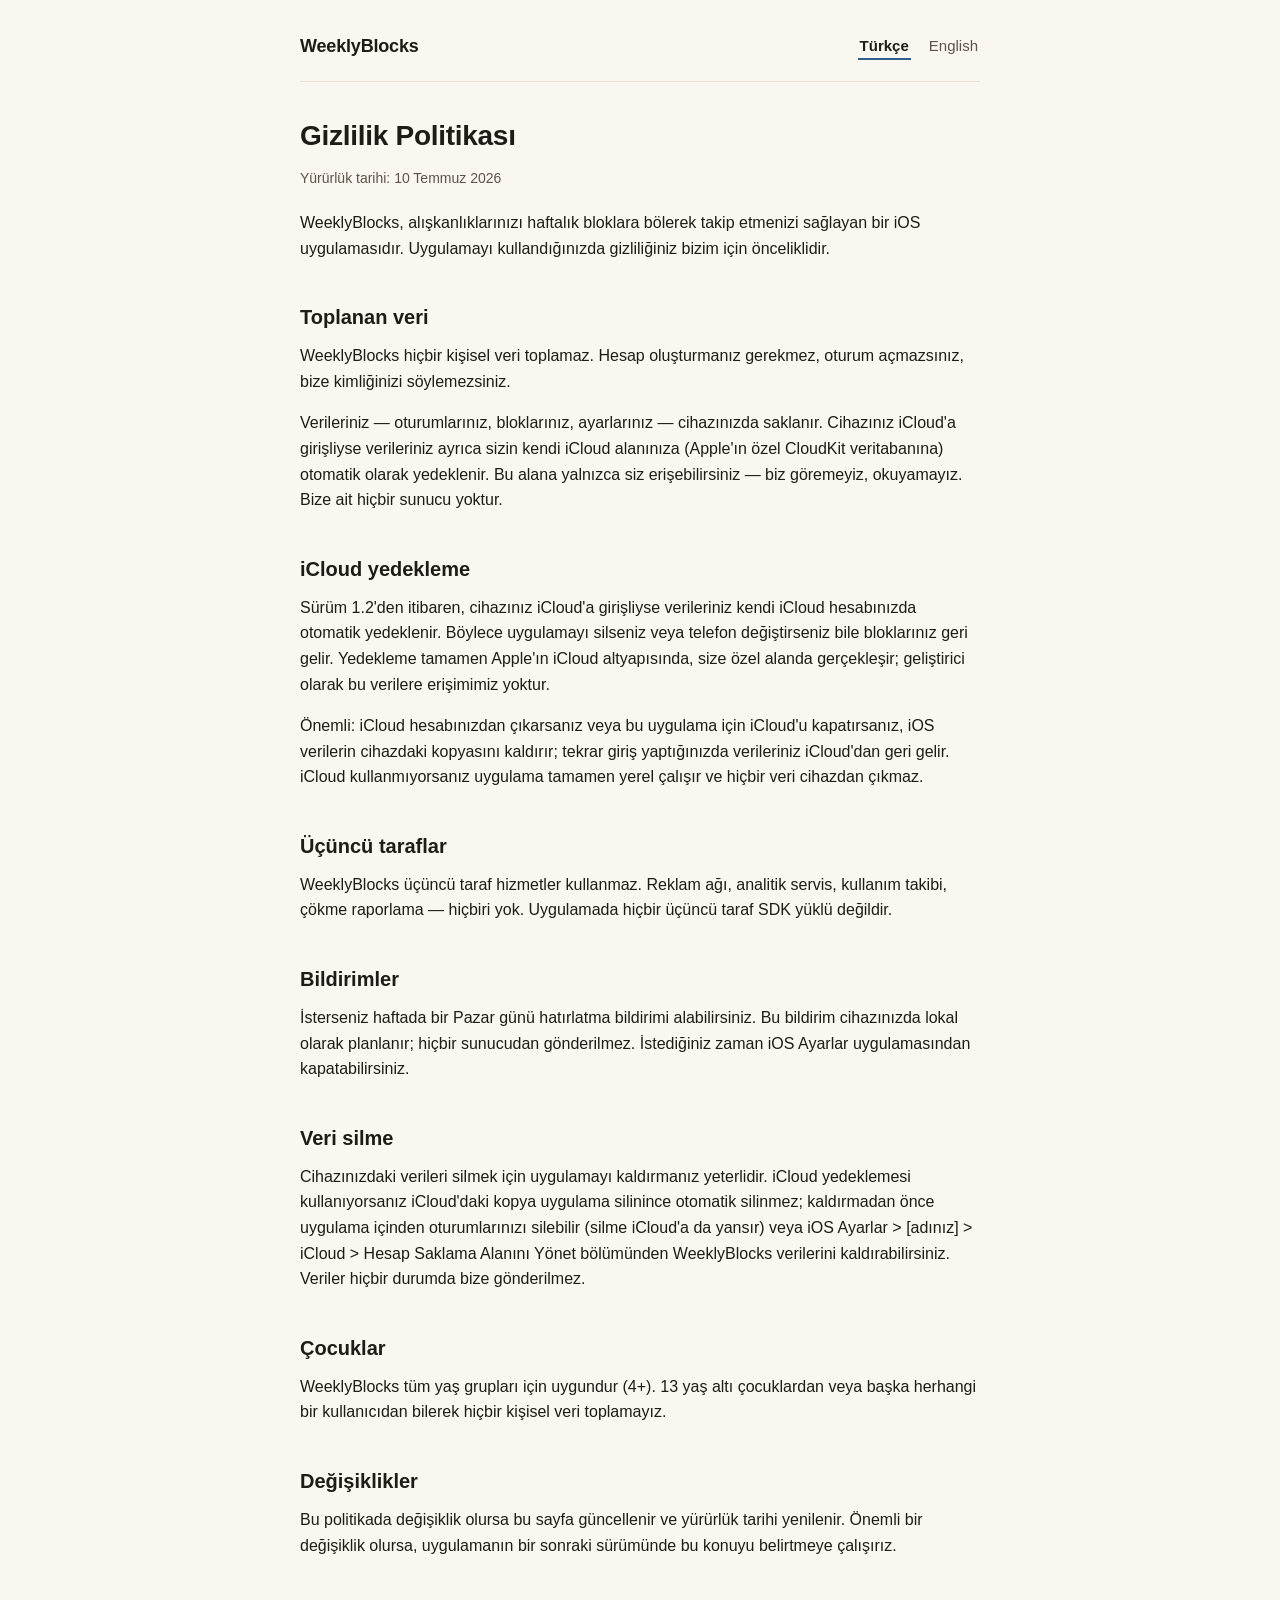
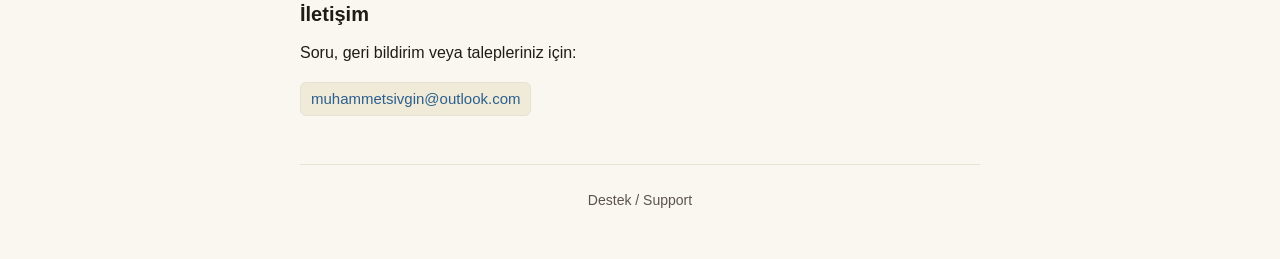
<file: index.html>
<!DOCTYPE html>
<html lang="en">
<head>
  <meta charset="UTF-8">
  <meta http-equiv="refresh" content="0; url=privacy.html">
  <title>WeeklyBlocks</title>
</head>
<body>
  <p>Redirecting to <a href="privacy.html">privacy.html</a>…</p>
</body>
</html>
</file>
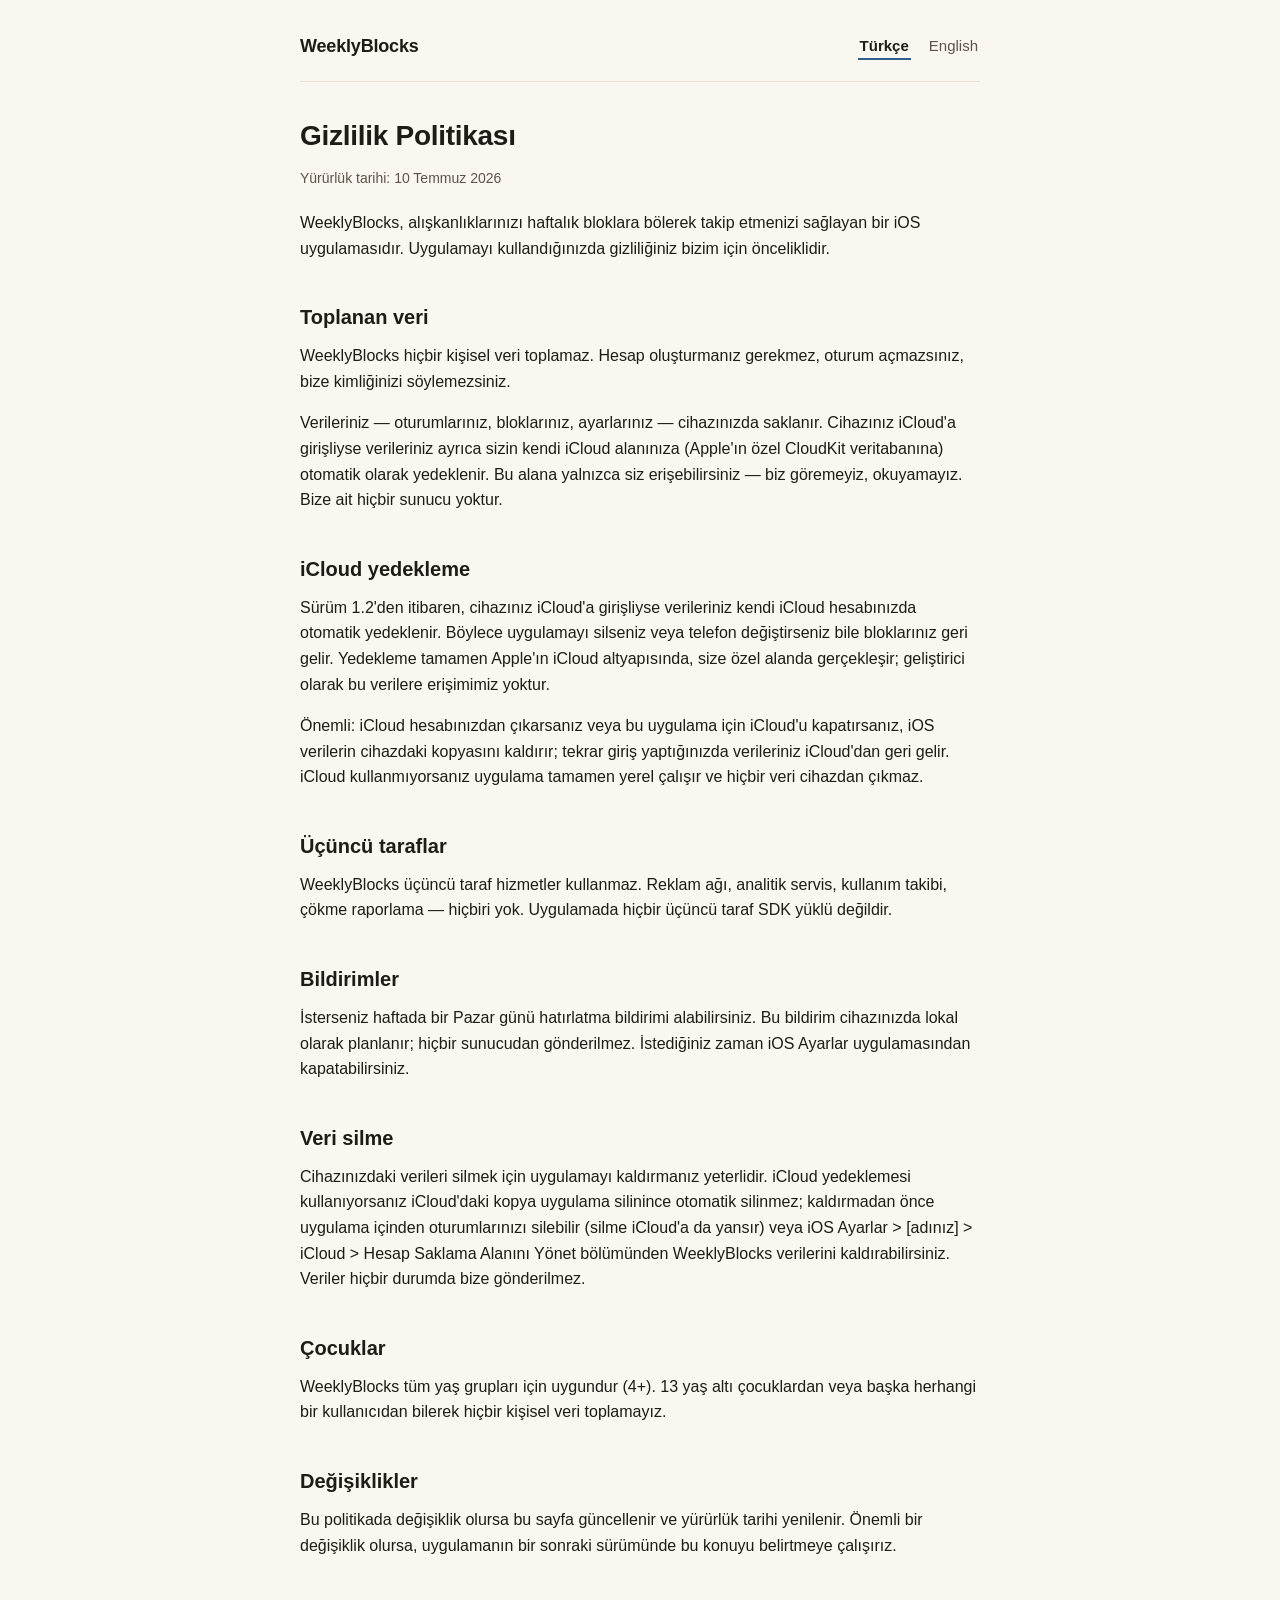
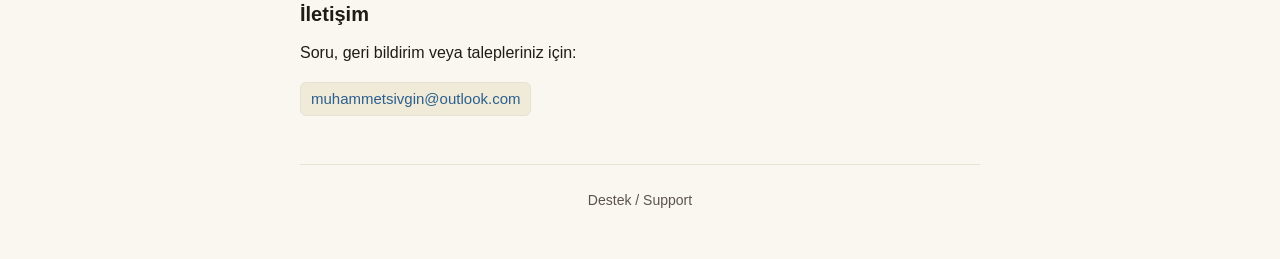
<file: privacy.html>
<!DOCTYPE html>
<html lang="tr">
<head>
  <meta charset="UTF-8">
  <meta name="viewport" content="width=device-width, initial-scale=1">
  <title>Gizlilik Politikası — WeeklyBlocks</title>
  <meta name="description" content="WeeklyBlocks iOS uygulamasının gizlilik politikası. Veri toplamıyoruz, hesap istemiyoruz; verileriniz cihazınızda ve kendi iCloud'unuzda kalır.">
  <link rel="stylesheet" href="styles.css">
</head>
<body>
  <header>
    <div class="wordmark">WeeklyBlocks</div>
    <div class="tabs" role="tablist" aria-label="Dil / Language">
      <button id="tab-tr" role="tab" aria-selected="true" aria-controls="panel-tr" class="tab active">Türkçe</button>
      <button id="tab-en" role="tab" aria-selected="false" aria-controls="panel-en" class="tab">English</button>
    </div>
  </header>

  <main>
    <div id="panel-tr" role="tabpanel" aria-labelledby="tab-tr">
      <h1>Gizlilik Politikası</h1>
      <p class="effective-date">Yürürlük tarihi: 10 Temmuz 2026</p>

      <p>WeeklyBlocks, alışkanlıklarınızı haftalık bloklara bölerek takip etmenizi sağlayan bir iOS uygulamasıdır. Uygulamayı kullandığınızda gizliliğiniz bizim için önceliklidir.</p>

      <h2>Toplanan veri</h2>
      <p>WeeklyBlocks hiçbir kişisel veri toplamaz. Hesap oluşturmanız gerekmez, oturum açmazsınız, bize kimliğinizi söylemezsiniz.</p>
      <p>Verileriniz — oturumlarınız, bloklarınız, ayarlarınız — cihazınızda saklanır. Cihazınız iCloud'a girişliyse verileriniz ayrıca sizin kendi iCloud alanınıza (Apple'ın özel CloudKit veritabanına) otomatik olarak yedeklenir. Bu alana yalnızca siz erişebilirsiniz — biz göremeyiz, okuyamayız. Bize ait hiçbir sunucu yoktur.</p>

      <h2>iCloud yedekleme</h2>
      <p>Sürüm 1.2'den itibaren, cihazınız iCloud'a girişliyse verileriniz kendi iCloud hesabınızda otomatik yedeklenir. Böylece uygulamayı silseniz veya telefon değiştirseniz bile bloklarınız geri gelir. Yedekleme tamamen Apple'ın iCloud altyapısında, size özel alanda gerçekleşir; geliştirici olarak bu verilere erişimimiz yoktur.</p>
      <p>Önemli: iCloud hesabınızdan çıkarsanız veya bu uygulama için iCloud'u kapatırsanız, iOS verilerin cihazdaki kopyasını kaldırır; tekrar giriş yaptığınızda verileriniz iCloud'dan geri gelir. iCloud kullanmıyorsanız uygulama tamamen yerel çalışır ve hiçbir veri cihazdan çıkmaz.</p>

      <h2>Üçüncü taraflar</h2>
      <p>WeeklyBlocks üçüncü taraf hizmetler kullanmaz. Reklam ağı, analitik servis, kullanım takibi, çökme raporlama — hiçbiri yok. Uygulamada hiçbir üçüncü taraf SDK yüklü değildir.</p>

      <h2>Bildirimler</h2>
      <p>İsterseniz haftada bir Pazar günü hatırlatma bildirimi alabilirsiniz. Bu bildirim cihazınızda lokal olarak planlanır; hiçbir sunucudan gönderilmez. İstediğiniz zaman iOS Ayarlar uygulamasından kapatabilirsiniz.</p>

      <h2>Veri silme</h2>
      <p>Cihazınızdaki verileri silmek için uygulamayı kaldırmanız yeterlidir. iCloud yedeklemesi kullanıyorsanız iCloud'daki kopya uygulama silinince otomatik silinmez; kaldırmadan önce uygulama içinden oturumlarınızı silebilir (silme iCloud'a da yansır) veya iOS Ayarlar &gt; [adınız] &gt; iCloud &gt; Hesap Saklama Alanını Yönet bölümünden WeeklyBlocks verilerini kaldırabilirsiniz. Veriler hiçbir durumda bize gönderilmez.</p>

      <h2>Çocuklar</h2>
      <p>WeeklyBlocks tüm yaş grupları için uygundur (4+). 13 yaş altı çocuklardan veya başka herhangi bir kullanıcıdan bilerek hiçbir kişisel veri toplamayız.</p>

      <h2>Değişiklikler</h2>
      <p>Bu politikada değişiklik olursa bu sayfa güncellenir ve yürürlük tarihi yenilenir. Önemli bir değişiklik olursa, uygulamanın bir sonraki sürümünde bu konuyu belirtmeye çalışırız.</p>

      <h2>İletişim</h2>
      <p>Soru, geri bildirim veya talepleriniz için:</p>
      <p><span class="email-pill"><a href="mailto:muhammetsivgin@outlook.com">muhammetsivgin@outlook.com</a></span></p>
    </div>

    <div id="panel-en" role="tabpanel" aria-labelledby="tab-en" hidden aria-hidden="true">
      <h1>Privacy Policy</h1>
      <p class="effective-date">Effective date: July 10, 2026</p>

      <p>WeeklyBlocks is an iOS app that helps you track habits by breaking them into weekly blocks. Your privacy is our priority.</p>

      <h2>Data we collect</h2>
      <p>WeeklyBlocks collects no personal data. You don't create an account, you don't sign in, you never tell us who you are.</p>
      <p>Your data — your sessions, your blocks, your settings — is stored on your device. If your device is signed in to iCloud, your data is also backed up automatically to your own iCloud space (Apple's private CloudKit database). Only you can access that space — we cannot see or read it. We operate no servers of our own.</p>

      <h2>iCloud backup</h2>
      <p>Starting with version 1.2, if your device is signed in to iCloud, your data is backed up automatically to your own iCloud account. Delete the app or switch iPhones and your blocks come back. The backup lives entirely on Apple's iCloud infrastructure, in space private to you; as the developer we have no access to it.</p>
      <p>Important: if you sign out of iCloud, or turn iCloud off for this app, iOS removes the on-device copy of the data; it returns from iCloud when you sign back in. If you don't use iCloud, the app runs fully locally and no data ever leaves the device.</p>

      <h2>Third parties</h2>
      <p>WeeklyBlocks uses no third-party services. No ad networks, no analytics, no usage tracking, no crash reporting. There are no third-party SDKs embedded in the app.</p>

      <h2>Notifications</h2>
      <p>If you opt in, you can receive an optional weekly reminder every Sunday. This notification is scheduled locally on your device; it is never sent from a server. You can turn it off any time from the iOS Settings app.</p>

      <h2>Data deletion</h2>
      <p>To delete the data on your device, uninstall the app. If you use iCloud backup, the iCloud copy is not deleted automatically with the app; before uninstalling, you can delete your sessions in-app (deletions sync to iCloud), or remove the WeeklyBlocks data from iOS Settings &gt; [your name] &gt; iCloud &gt; Manage Account Storage. In no case is any data ever sent to us.</p>

      <h2>Children</h2>
      <p>WeeklyBlocks is suitable for all ages (4+). We do not knowingly collect any personal data from children under 13 or from any other user.</p>

      <h2>Changes</h2>
      <p>If this policy changes, this page will be updated and the effective date will be revised. For material changes, we'll try to note them in the next release of the app.</p>

      <h2>Contact</h2>
      <p>For questions, feedback, or requests:</p>
      <p><span class="email-pill"><a href="mailto:muhammetsivgin@outlook.com">muhammetsivgin@outlook.com</a></span></p>
    </div>
  </main>

  <footer>
    <p><a href="support.html">Destek / Support</a></p>
  </footer>

  <script>
    (function () {
      var tabs = document.querySelectorAll('[role="tab"]');
      tabs.forEach(function (tab) {
        tab.addEventListener('click', function () {
          var targetId = tab.getAttribute('aria-controls');
          tabs.forEach(function (t) {
            var isActive = t === tab;
            t.setAttribute('aria-selected', isActive ? 'true' : 'false');
            t.classList.toggle('active', isActive);
            var panel = document.getElementById(t.getAttribute('aria-controls'));
            if (isActive) {
              panel.removeAttribute('hidden');
              panel.setAttribute('aria-hidden', 'false');
            } else {
              panel.setAttribute('hidden', '');
              panel.setAttribute('aria-hidden', 'true');
            }
          });
          document.documentElement.lang = (targetId === 'panel-tr') ? 'tr' : 'en';
        });
      });
    })();
  </script>
</body>
</html>
</file>
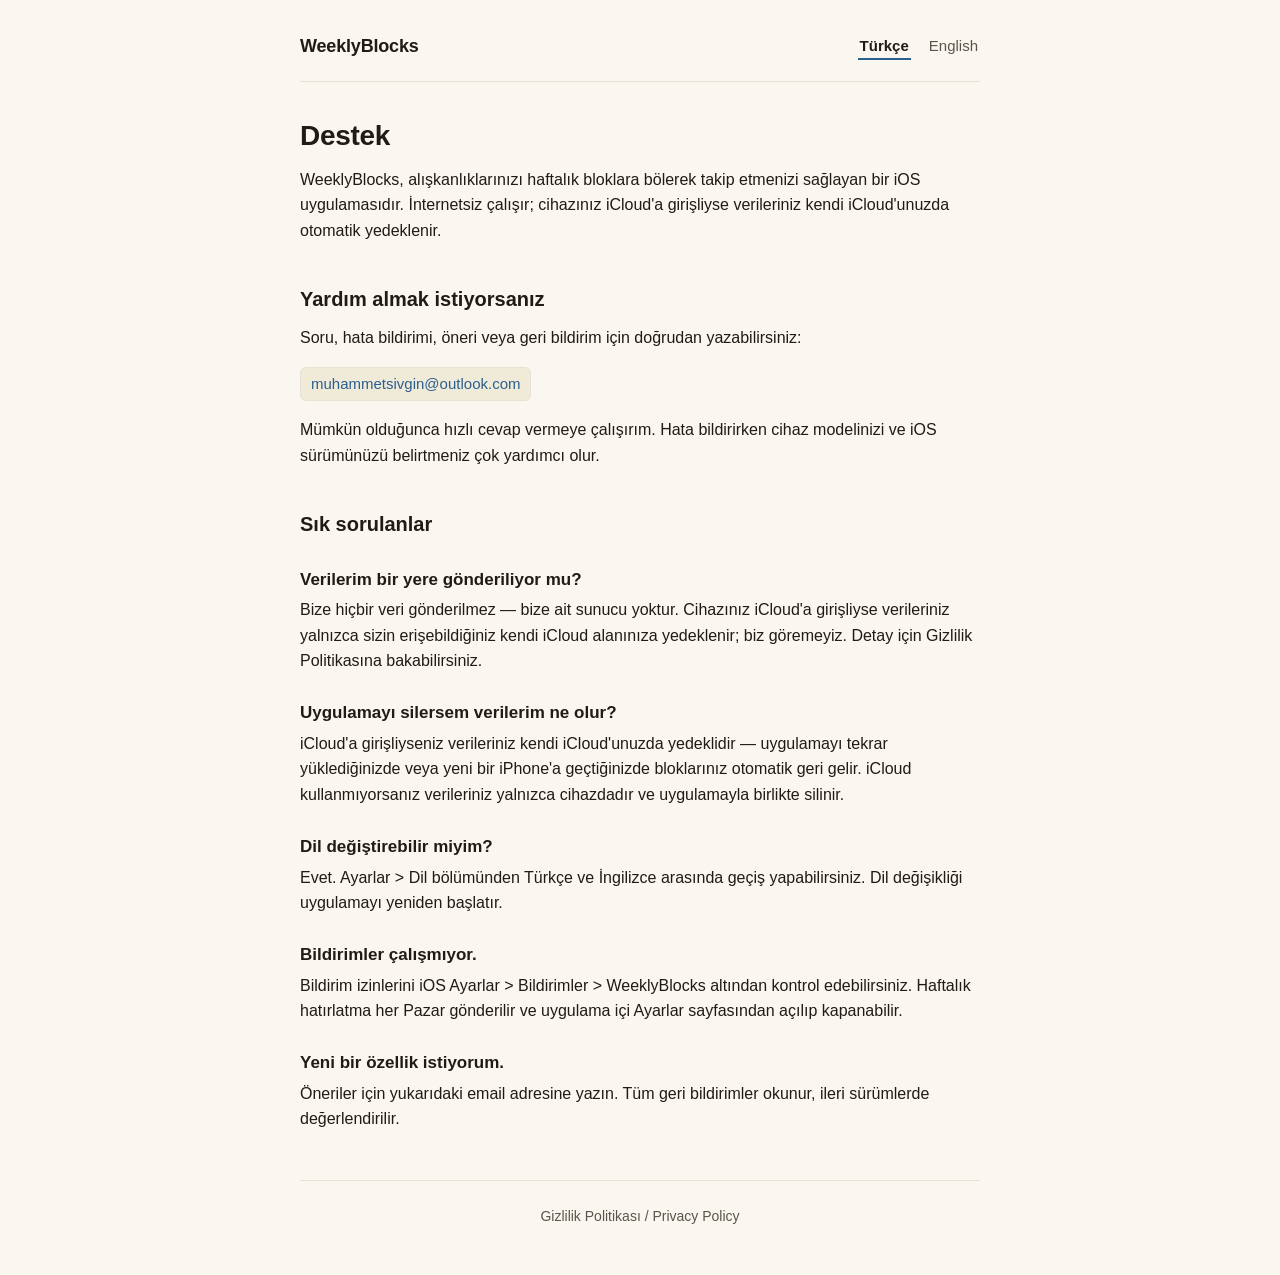
<file: support.html>
<!DOCTYPE html>
<html lang="tr">
<head>
  <meta charset="UTF-8">
  <meta name="viewport" content="width=device-width, initial-scale=1">
  <title>Destek — WeeklyBlocks</title>
  <meta name="description" content="WeeklyBlocks iOS uygulaması için destek, sık sorulan sorular ve iletişim bilgileri.">
  <link rel="stylesheet" href="styles.css">
</head>
<body>
  <header>
    <div class="wordmark">WeeklyBlocks</div>
    <div class="tabs" role="tablist" aria-label="Dil / Language">
      <button id="tab-tr" role="tab" aria-selected="true" aria-controls="panel-tr" class="tab active">Türkçe</button>
      <button id="tab-en" role="tab" aria-selected="false" aria-controls="panel-en" class="tab">English</button>
    </div>
  </header>

  <main>
    <div id="panel-tr" role="tabpanel" aria-labelledby="tab-tr">
      <h1>Destek</h1>

      <p>WeeklyBlocks, alışkanlıklarınızı haftalık bloklara bölerek takip etmenizi sağlayan bir iOS uygulamasıdır. İnternetsiz çalışır; cihazınız iCloud'a girişliyse verileriniz kendi iCloud'unuzda otomatik yedeklenir.</p>

      <h2>Yardım almak istiyorsanız</h2>
      <p>Soru, hata bildirimi, öneri veya geri bildirim için doğrudan yazabilirsiniz:</p>
      <p><span class="email-pill"><a href="mailto:muhammetsivgin@outlook.com">muhammetsivgin@outlook.com</a></span></p>
      <p>Mümkün olduğunca hızlı cevap vermeye çalışırım. Hata bildirirken cihaz modelinizi ve iOS sürümünüzü belirtmeniz çok yardımcı olur.</p>

      <h2>Sık sorulanlar</h2>

      <h3>Verilerim bir yere gönderiliyor mu?</h3>
      <p>Bize hiçbir veri gönderilmez — bize ait sunucu yoktur. Cihazınız iCloud'a girişliyse verileriniz yalnızca sizin erişebildiğiniz kendi iCloud alanınıza yedeklenir; biz göremeyiz. Detay için Gizlilik Politikasına bakabilirsiniz.</p>

      <h3>Uygulamayı silersem verilerim ne olur?</h3>
      <p>iCloud'a girişliyseniz verileriniz kendi iCloud'unuzda yedeklidir — uygulamayı tekrar yüklediğinizde veya yeni bir iPhone'a geçtiğinizde bloklarınız otomatik geri gelir. iCloud kullanmıyorsanız verileriniz yalnızca cihazdadır ve uygulamayla birlikte silinir.</p>

      <h3>Dil değiştirebilir miyim?</h3>
      <p>Evet. Ayarlar > Dil bölümünden Türkçe ve İngilizce arasında geçiş yapabilirsiniz. Dil değişikliği uygulamayı yeniden başlatır.</p>

      <h3>Bildirimler çalışmıyor.</h3>
      <p>Bildirim izinlerini iOS Ayarlar > Bildirimler > WeeklyBlocks altından kontrol edebilirsiniz. Haftalık hatırlatma her Pazar gönderilir ve uygulama içi Ayarlar sayfasından açılıp kapanabilir.</p>

      <h3>Yeni bir özellik istiyorum.</h3>
      <p>Öneriler için yukarıdaki email adresine yazın. Tüm geri bildirimler okunur, ileri sürümlerde değerlendirilir.</p>
    </div>

    <div id="panel-en" role="tabpanel" aria-labelledby="tab-en" hidden aria-hidden="true">
      <h1>Support</h1>

      <p>WeeklyBlocks is an iOS app that helps you track habits by breaking them into weekly blocks. It works offline; if your device is signed in to iCloud, your data is backed up automatically to your own iCloud.</p>

      <h2>Getting help</h2>
      <p>For questions, bug reports, suggestions, or feedback, write directly:</p>
      <p><span class="email-pill"><a href="mailto:muhammetsivgin@outlook.com">muhammetsivgin@outlook.com</a></span></p>
      <p>I try to reply as quickly as possible. When reporting a bug, including your device model and iOS version is very helpful.</p>

      <h2>Frequently asked</h2>

      <h3>Is my data sent anywhere?</h3>
      <p>Nothing is ever sent to us — we operate no servers. If your device is signed in to iCloud, your data is backed up to your own iCloud space that only you can access; we cannot see it. See the Privacy Policy for details.</p>

      <h3>What happens to my data if I delete the app?</h3>
      <p>If you're signed in to iCloud, your data is backed up in your own iCloud — reinstall the app or switch to a new iPhone and your blocks come back automatically. If you don't use iCloud, your data lives only on the device and is deleted with the app.</p>

      <h3>Can I change the language?</h3>
      <p>Yes. Settings > Language lets you switch between Turkish and English. Changing the language restarts the app.</p>

      <h3>Notifications aren't working.</h3>
      <p>Check notification permissions under iOS Settings > Notifications > WeeklyBlocks. The weekly reminder is sent every Sunday and can be toggled from the in-app Settings page.</p>

      <h3>I'd like to request a feature.</h3>
      <p>Send suggestions to the email above. All feedback is read and considered for future releases.</p>
    </div>
  </main>

  <footer>
    <p><a href="privacy.html">Gizlilik Politikası / Privacy Policy</a></p>
  </footer>

  <script>
    (function () {
      var tabs = document.querySelectorAll('[role="tab"]');
      tabs.forEach(function (tab) {
        tab.addEventListener('click', function () {
          var targetId = tab.getAttribute('aria-controls');
          tabs.forEach(function (t) {
            var isActive = t === tab;
            t.setAttribute('aria-selected', isActive ? 'true' : 'false');
            t.classList.toggle('active', isActive);
            var panel = document.getElementById(t.getAttribute('aria-controls'));
            if (isActive) {
              panel.removeAttribute('hidden');
              panel.setAttribute('aria-hidden', 'false');
            } else {
              panel.setAttribute('hidden', '');
              panel.setAttribute('aria-hidden', 'true');
            }
          });
          document.documentElement.lang = (targetId === 'panel-tr') ? 'tr' : 'en';
        });
      });
    })();
  </script>
</body>
</html>
</file>
<file: styles.css>
/* WeeklyBlocks marketing site — warm theme, light mode only */

* {
  box-sizing: border-box;
  margin: 0;
  padding: 0;
}

html,
body {
  background-color: #FAF7F1;
  color: #1F1B16;
}

body {
  font-family: -apple-system, BlinkMacSystemFont, "SF Pro Text", "Helvetica Neue", Arial, sans-serif;
  font-size: 16px;
  line-height: 1.6;
  padding: 32px;
  -webkit-font-smoothing: antialiased;
  -moz-osx-font-smoothing: grayscale;
}

header,
main,
footer {
  max-width: 680px;
  margin-left: auto;
  margin-right: auto;
}

header {
  display: flex;
  align-items: center;
  justify-content: space-between;
  gap: 16px;
  padding-bottom: 20px;
  border-bottom: 1px solid #E8E1D4;
  margin-bottom: 32px;
}

.wordmark {
  font-weight: 600;
  font-size: 18px;
  letter-spacing: -0.01em;
}

.tabs {
  display: flex;
  gap: 16px;
}

.tab {
  background: none;
  border: 0;
  border-bottom: 2px solid transparent;
  padding: 4px 2px;
  font-family: inherit;
  font-size: 15px;
  color: #5C544A;
  cursor: pointer;
}

.tab:focus-visible {
  outline: 2px solid #2C5F8D;
  outline-offset: 2px;
  border-radius: 2px;
}

.tab.active {
  color: #1F1B16;
  font-weight: 600;
  border-bottom-color: #2C5F8D;
}

main h1 {
  font-size: 28px;
  font-weight: 600;
  margin-bottom: 8px;
  letter-spacing: -0.01em;
}

main h2 {
  font-size: 20px;
  font-weight: 600;
  margin-top: 2em;
  margin-bottom: 0.5em;
}

main h3 {
  font-size: 17px;
  font-weight: 600;
  margin-top: 1.5em;
  margin-bottom: 0.25em;
}

main p {
  margin-bottom: 1em;
}

.effective-date {
  font-size: 14px;
  color: #5C544A;
  margin-bottom: 1.5em;
}

.email-pill {
  display: inline-block;
  background-color: #F0EAD9;
  border: 1px solid #E8E1D4;
  border-radius: 6px;
  font-size: 15px;
}

.email-pill a {
  display: inline-block;
  padding: 4px 10px;
  color: #2C5F8D;
  text-decoration: none;
}

.email-pill a:hover,
.email-pill a:focus-visible {
  text-decoration: underline;
}

footer {
  margin-top: 48px;
  padding-top: 24px;
  padding-bottom: 16px;
  border-top: 1px solid #E8E1D4;
  text-align: center;
  font-size: 14px;
}

footer a {
  color: #5C544A;
  text-decoration: none;
}

footer a:hover,
footer a:focus-visible {
  color: #2C5F8D;
  text-decoration: underline;
}

@media (max-width: 600px) {
  body {
    padding: 20px;
  }

  header {
    flex-direction: column;
    align-items: flex-start;
    gap: 12px;
  }

  main h1 {
    font-size: 24px;
  }

  .tab {
    font-size: 14px;
  }
}
</file>
